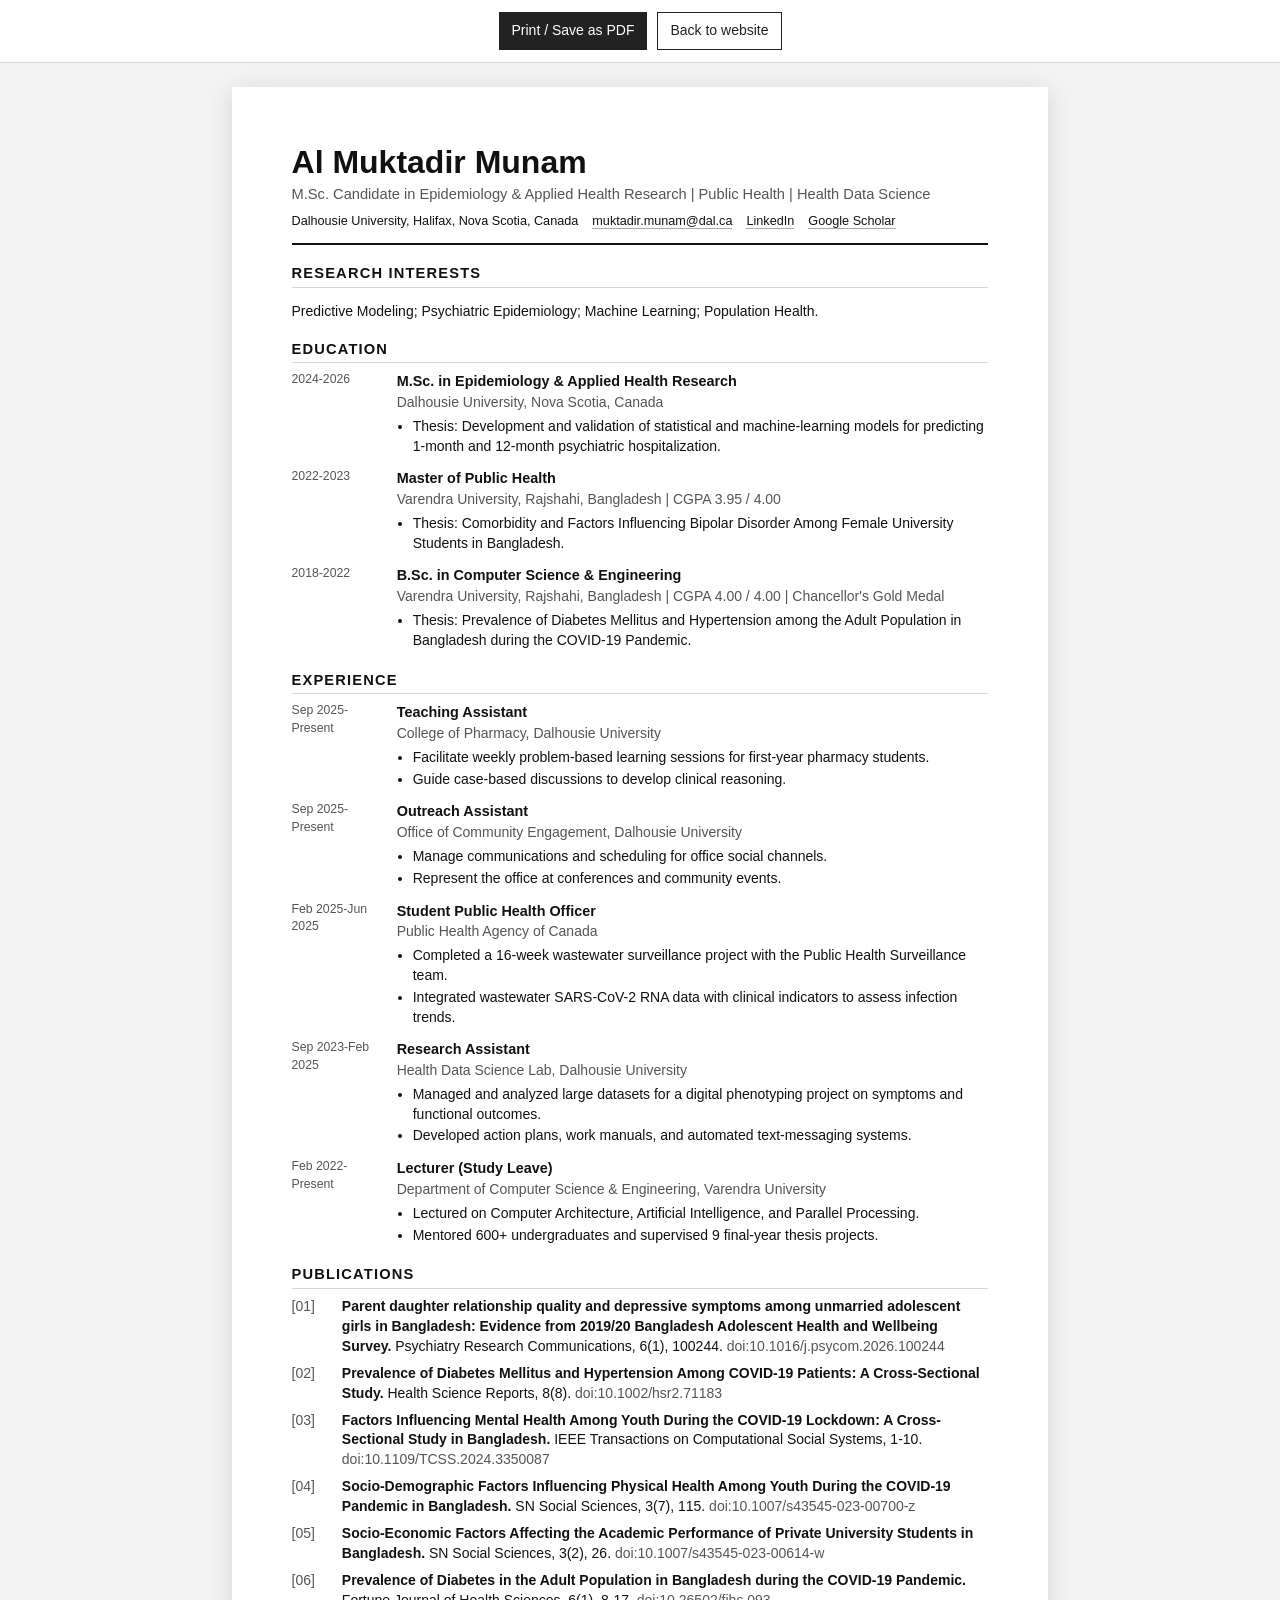
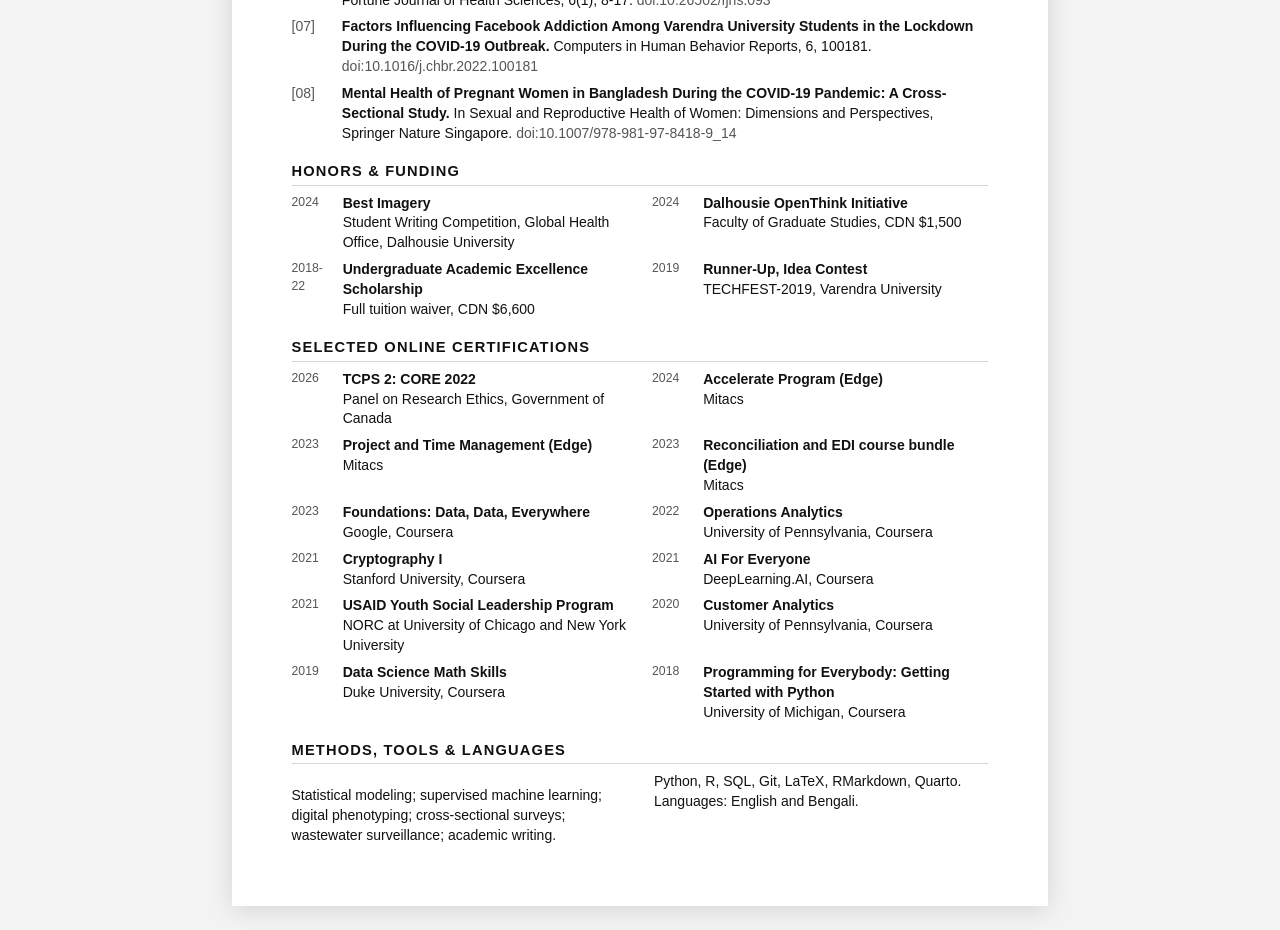
<file: cv.html>
<!DOCTYPE html>
<html lang="en">
<head>
<meta charset="UTF-8">
<meta name="viewport" content="width=device-width, initial-scale=1.0">
<title>Al Muktadir Munam - CV</title>
<style>
  :root {
    --ink: #111;
    --muted: #555;
    --rule: #d7d7d7;
  }
  * { box-sizing: border-box; }
  body {
    margin: 0;
    background: #f3f3f3;
    color: var(--ink);
    font-family: Arial, Helvetica, sans-serif;
    font-size: 10.5pt;
    line-height: 1.42;
  }
  .toolbar {
    position: sticky;
    top: 0;
    z-index: 10;
    display: flex;
    justify-content: center;
    gap: 10px;
    padding: 12px;
    background: #fff;
    border-bottom: 1px solid var(--rule);
  }
  .toolbar button, .toolbar a {
    border: 1px solid #222;
    background: #222;
    color: #fff;
    padding: 8px 12px;
    font: inherit;
    text-decoration: none;
    cursor: pointer;
  }
  .toolbar a {
    background: #fff;
    color: #222;
  }
  .page {
    width: 8.5in;
    min-height: 11in;
    margin: 24px auto;
    padding: 0.62in;
    background: #fff;
    box-shadow: 0 4px 24px rgba(0,0,0,0.12);
  }
  header {
    border-bottom: 2px solid #111;
    padding-bottom: 12px;
    margin-bottom: 18px;
  }
  h1 {
    margin: 0 0 4px;
    font-size: 24pt;
    line-height: 1.05;
    letter-spacing: 0;
  }
  .headline {
    margin: 0 0 8px;
    font-size: 11pt;
    color: var(--muted);
  }
  .contact {
    display: flex;
    flex-wrap: wrap;
    gap: 6px 14px;
    font-size: 9.5pt;
  }
  .contact a { color: inherit; text-decoration: none; border-bottom: 1px solid #aaa; }
  section { margin-top: 17px; }
  h2 {
    margin: 0 0 8px;
    padding-bottom: 3px;
    border-bottom: 1px solid var(--rule);
    font-size: 11pt;
    text-transform: uppercase;
    letter-spacing: 0.08em;
  }
  .item {
    display: grid;
    grid-template-columns: 0.95in 1fr;
    gap: 14px;
    margin: 0 0 10px;
    page-break-inside: avoid;
  }
  .year {
    color: var(--muted);
    font-size: 9.2pt;
  }
  h3 {
    margin: 0;
    font-size: 10.8pt;
  }
  .org {
    margin: 1px 0 4px;
    color: var(--muted);
  }
  ul {
    margin: 4px 0 0;
    padding-left: 16px;
  }
  li { margin-bottom: 2px; }
  .pub {
    display: grid;
    grid-template-columns: 0.42in 1fr;
    gap: 10px;
    margin-bottom: 7px;
    page-break-inside: avoid;
  }
  .pub-num { color: var(--muted); }
  .pub-title { font-weight: 700; }
  .doi { color: var(--muted); }
  .compact {
    display: grid;
    grid-template-columns: repeat(2, 1fr);
    gap: 7px 24px;
  }
  .cert {
    display: grid;
    grid-template-columns: 0.45in 1fr;
    gap: 8px;
    page-break-inside: avoid;
  }
  .skills {
    columns: 2;
    column-gap: 28px;
  }
  @page { size: letter; margin: 0.5in; }
  @media print {
    body { background: #fff; font-size: 9.4pt; line-height: 1.32; }
    .toolbar { display: none; }
    .page {
      width: auto;
      min-height: 0;
      margin: 0;
      padding: 0;
      box-shadow: none;
    }
    header { margin-bottom: 12px; }
    section { margin-top: 12px; }
    h1 { font-size: 20pt; }
    h2 { font-size: 10pt; margin-bottom: 6px; }
    h3 { font-size: 9.8pt; }
    .item { margin-bottom: 7px; }
  }
</style>
</head>
<body>
<div class="toolbar">
  <button onclick="window.print()">Print / Save as PDF</button>
  <a href="index.html">Back to website</a>
</div>

<main class="page">
  <header>
    <h1>Al Muktadir Munam</h1>
    <p class="headline">M.Sc. Candidate in Epidemiology & Applied Health Research | Public Health | Health Data Science</p>
    <div class="contact">
      <span>Dalhousie University, Halifax, Nova Scotia, Canada</span>
      <span><a href="mailto:muktadir.munam@dal.ca">muktadir.munam@dal.ca</a></span>
      <span><a href="https://www.linkedin.com/in/al-muktadir-munam/">LinkedIn</a></span>
      <span><a href="https://scholar.google.com/citations?user=K7U1hsEAAAAJ&hl=en">Google Scholar</a></span>
    </div>
  </header>

  <section>
    <h2>Research Interests</h2>
    <p>Predictive Modeling; Psychiatric Epidemiology; Machine Learning; Population Health.</p>
  </section>

  <section>
    <h2>Education</h2>
    <div class="item">
      <div class="year">2024-2026</div>
      <div>
        <h3>M.Sc. in Epidemiology & Applied Health Research</h3>
        <p class="org">Dalhousie University, Nova Scotia, Canada</p>
        <ul>
          <li>Thesis: Development and validation of statistical and machine-learning models for predicting 1-month and 12-month psychiatric hospitalization.</li>
        </ul>
      </div>
    </div>
    <div class="item">
      <div class="year">2022-2023</div>
      <div>
        <h3>Master of Public Health</h3>
        <p class="org">Varendra University, Rajshahi, Bangladesh | CGPA 3.95 / 4.00</p>
        <ul>
          <li>Thesis: Comorbidity and Factors Influencing Bipolar Disorder Among Female University Students in Bangladesh.</li>
        </ul>
      </div>
    </div>
    <div class="item">
      <div class="year">2018-2022</div>
      <div>
        <h3>B.Sc. in Computer Science & Engineering</h3>
        <p class="org">Varendra University, Rajshahi, Bangladesh | CGPA 4.00 / 4.00 | Chancellor's Gold Medal</p>
        <ul>
          <li>Thesis: Prevalence of Diabetes Mellitus and Hypertension among the Adult Population in Bangladesh during the COVID-19 Pandemic.</li>
        </ul>
      </div>
    </div>
  </section>

  <section>
    <h2>Experience</h2>
    <div class="item">
      <div class="year">Sep 2025-Present</div>
      <div><h3>Teaching Assistant</h3><p class="org">College of Pharmacy, Dalhousie University</p><ul><li>Facilitate weekly problem-based learning sessions for first-year pharmacy students.</li><li>Guide case-based discussions to develop clinical reasoning.</li></ul></div>
    </div>
    <div class="item">
      <div class="year">Sep 2025-Present</div>
      <div><h3>Outreach Assistant</h3><p class="org">Office of Community Engagement, Dalhousie University</p><ul><li>Manage communications and scheduling for office social channels.</li><li>Represent the office at conferences and community events.</li></ul></div>
    </div>
    <div class="item">
      <div class="year">Feb 2025-Jun 2025</div>
      <div><h3>Student Public Health Officer</h3><p class="org">Public Health Agency of Canada</p><ul><li>Completed a 16-week wastewater surveillance project with the Public Health Surveillance team.</li><li>Integrated wastewater SARS-CoV-2 RNA data with clinical indicators to assess infection trends.</li></ul></div>
    </div>
    <div class="item">
      <div class="year">Sep 2023-Feb 2025</div>
      <div><h3>Research Assistant</h3><p class="org">Health Data Science Lab, Dalhousie University</p><ul><li>Managed and analyzed large datasets for a digital phenotyping project on symptoms and functional outcomes.</li><li>Developed action plans, work manuals, and automated text-messaging systems.</li></ul></div>
    </div>
    <div class="item">
      <div class="year">Feb 2022-Present</div>
      <div><h3>Lecturer (Study Leave)</h3><p class="org">Department of Computer Science & Engineering, Varendra University</p><ul><li>Lectured on Computer Architecture, Artificial Intelligence, and Parallel Processing.</li><li>Mentored 600+ undergraduates and supervised 9 final-year thesis projects.</li></ul></div>
    </div>
  </section>

  <section>
    <h2>Publications</h2>
    <div class="pub"><div class="pub-num">[01]</div><div><span class="pub-title">Parent daughter relationship quality and depressive symptoms among unmarried adolescent girls in Bangladesh: Evidence from 2019/20 Bangladesh Adolescent Health and Wellbeing Survey.</span> Psychiatry Research Communications, 6(1), 100244. <span class="doi">doi:10.1016/j.psycom.2026.100244</span></div></div>
    <div class="pub"><div class="pub-num">[02]</div><div><span class="pub-title">Prevalence of Diabetes Mellitus and Hypertension Among COVID-19 Patients: A Cross-Sectional Study.</span> Health Science Reports, 8(8). <span class="doi">doi:10.1002/hsr2.71183</span></div></div>
    <div class="pub"><div class="pub-num">[03]</div><div><span class="pub-title">Factors Influencing Mental Health Among Youth During the COVID-19 Lockdown: A Cross-Sectional Study in Bangladesh.</span> IEEE Transactions on Computational Social Systems, 1-10. <span class="doi">doi:10.1109/TCSS.2024.3350087</span></div></div>
    <div class="pub"><div class="pub-num">[04]</div><div><span class="pub-title">Socio-Demographic Factors Influencing Physical Health Among Youth During the COVID-19 Pandemic in Bangladesh.</span> SN Social Sciences, 3(7), 115. <span class="doi">doi:10.1007/s43545-023-00700-z</span></div></div>
    <div class="pub"><div class="pub-num">[05]</div><div><span class="pub-title">Socio-Economic Factors Affecting the Academic Performance of Private University Students in Bangladesh.</span> SN Social Sciences, 3(2), 26. <span class="doi">doi:10.1007/s43545-023-00614-w</span></div></div>
    <div class="pub"><div class="pub-num">[06]</div><div><span class="pub-title">Prevalence of Diabetes in the Adult Population in Bangladesh during the COVID-19 Pandemic.</span> Fortune Journal of Health Sciences, 6(1), 8-17. <span class="doi">doi:10.26502/fjhs.093</span></div></div>
    <div class="pub"><div class="pub-num">[07]</div><div><span class="pub-title">Factors Influencing Facebook Addiction Among Varendra University Students in the Lockdown During the COVID-19 Outbreak.</span> Computers in Human Behavior Reports, 6, 100181. <span class="doi">doi:10.1016/j.chbr.2022.100181</span></div></div>
    <div class="pub"><div class="pub-num">[08]</div><div><span class="pub-title">Mental Health of Pregnant Women in Bangladesh During the COVID-19 Pandemic: A Cross-Sectional Study.</span> In Sexual and Reproductive Health of Women: Dimensions and Perspectives, Springer Nature Singapore. <span class="doi">doi:10.1007/978-981-97-8418-9_14</span></div></div>
  </section>

  <section>
    <h2>Honors & Funding</h2>
    <div class="compact">
      <div class="cert"><div class="year">2024</div><div><strong>Best Imagery</strong><br>Student Writing Competition, Global Health Office, Dalhousie University</div></div>
      <div class="cert"><div class="year">2024</div><div><strong>Dalhousie OpenThink Initiative</strong><br>Faculty of Graduate Studies, CDN $1,500</div></div>
      <div class="cert"><div class="year">2018-22</div><div><strong>Undergraduate Academic Excellence Scholarship</strong><br>Full tuition waiver, CDN $6,600</div></div>
      <div class="cert"><div class="year">2019</div><div><strong>Runner-Up, Idea Contest</strong><br>TECHFEST-2019, Varendra University</div></div>
    </div>
  </section>

  <section>
    <h2>Selected Online Certifications</h2>
    <div class="compact">
      <div class="cert"><div class="year">2026</div><div><strong>TCPS 2: CORE 2022</strong><br>Panel on Research Ethics, Government of Canada</div></div>
      <div class="cert"><div class="year">2024</div><div><strong>Accelerate Program (Edge)</strong><br>Mitacs</div></div>
      <div class="cert"><div class="year">2023</div><div><strong>Project and Time Management (Edge)</strong><br>Mitacs</div></div>
      <div class="cert"><div class="year">2023</div><div><strong>Reconciliation and EDI course bundle (Edge)</strong><br>Mitacs</div></div>
      <div class="cert"><div class="year">2023</div><div><strong>Foundations: Data, Data, Everywhere</strong><br>Google, Coursera</div></div>
      <div class="cert"><div class="year">2022</div><div><strong>Operations Analytics</strong><br>University of Pennsylvania, Coursera</div></div>
      <div class="cert"><div class="year">2021</div><div><strong>Cryptography I</strong><br>Stanford University, Coursera</div></div>
      <div class="cert"><div class="year">2021</div><div><strong>AI For Everyone</strong><br>DeepLearning.AI, Coursera</div></div>
      <div class="cert"><div class="year">2021</div><div><strong>USAID Youth Social Leadership Program</strong><br>NORC at University of Chicago and New York University</div></div>
      <div class="cert"><div class="year">2020</div><div><strong>Customer Analytics</strong><br>University of Pennsylvania, Coursera</div></div>
      <div class="cert"><div class="year">2019</div><div><strong>Data Science Math Skills</strong><br>Duke University, Coursera</div></div>
      <div class="cert"><div class="year">2018</div><div><strong>Programming for Everybody: Getting Started with Python</strong><br>University of Michigan, Coursera</div></div>
    </div>
  </section>

  <section>
    <h2>Methods, Tools & Languages</h2>
    <div class="skills">
      <p>Statistical modeling; supervised machine learning; digital phenotyping; cross-sectional surveys; wastewater surveillance; academic writing.</p>
      <p>Python, R, SQL, Git, LaTeX, RMarkdown, Quarto. Languages: English and Bengali.</p>
    </div>
  </section>
</main>

<script>
  if (new URLSearchParams(window.location.search).get('print') === '1') {
    window.addEventListener('load', () => setTimeout(() => window.print(), 350));
  }
</script>
</body>
</html>
</file>
